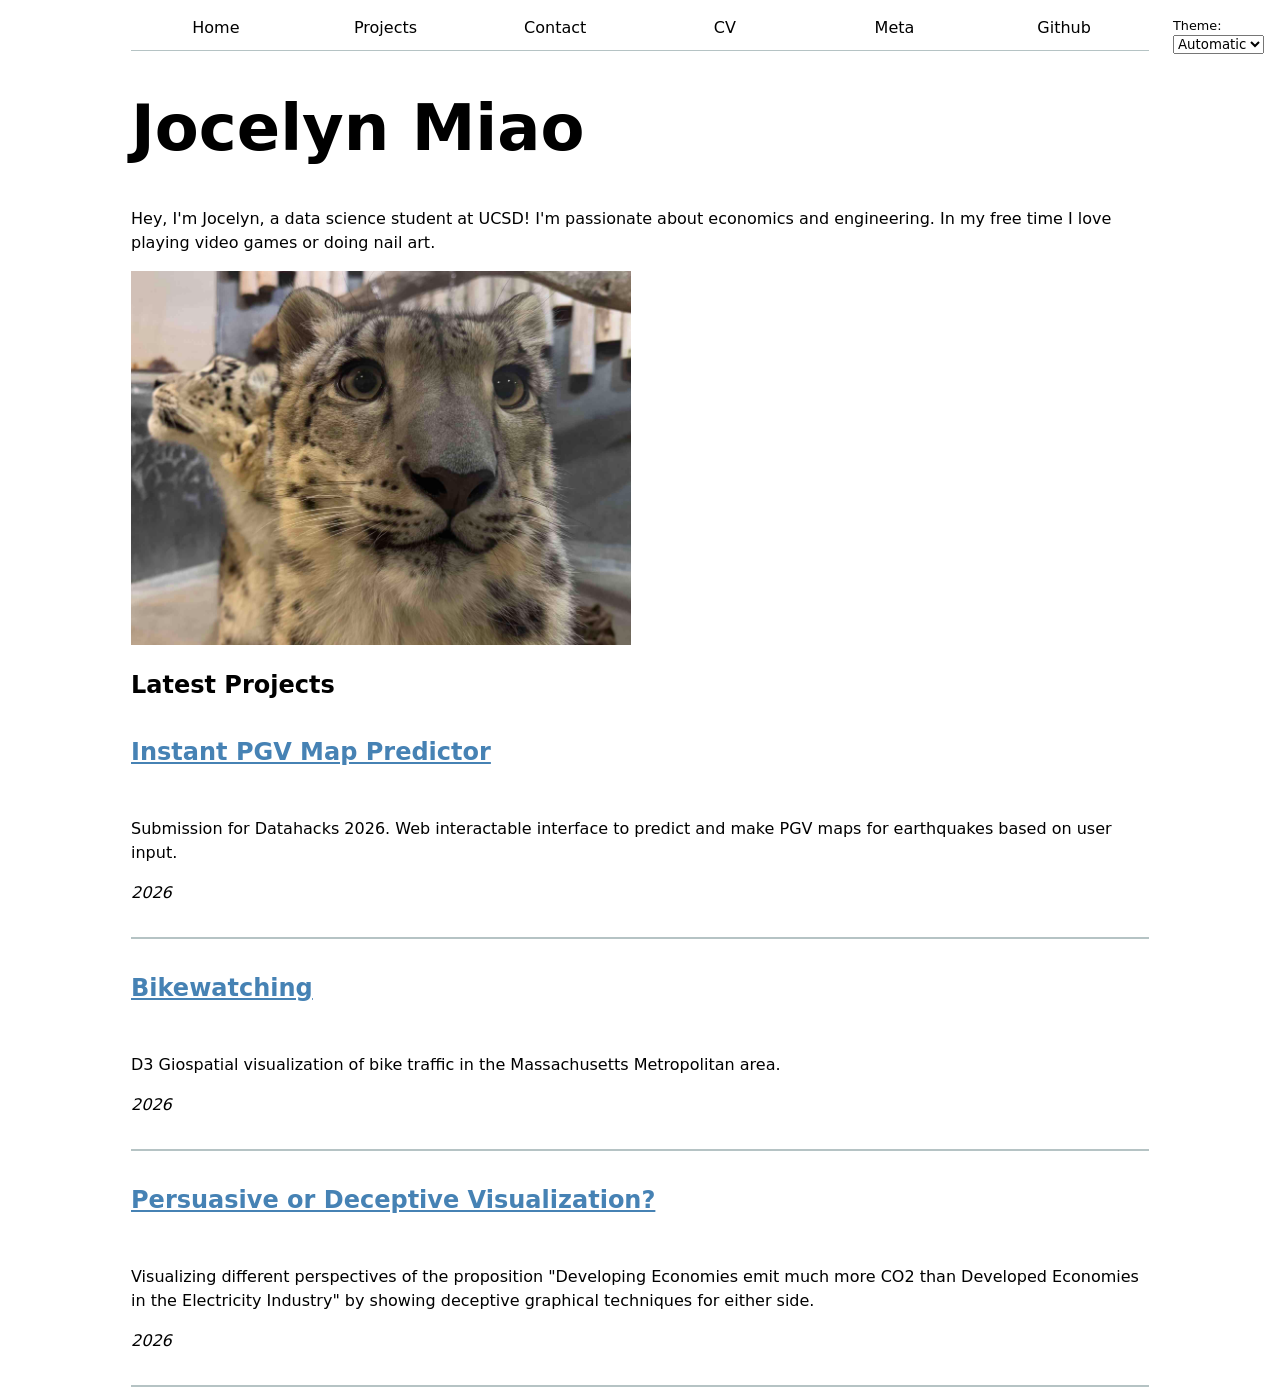
<file: index.html>
<!DOCTYPE html>
<html lang="en">
  <head>
    <link rel="stylesheet" href="style.css" />
    <script src="index.js" type="module" defer></script>
    <script type="module" src="global.js"></script>
    <title>Jocelyn Miao: Personal site and portfolio</title>
    <meta charset="UTF-8" />
    <meta name="viewport" content="width=device-width, initial-scale=1.0" />
  </head>

  <body>
    <h1>Jocelyn Miao</h1>
    <p>
      Hey, I'm Jocelyn, a data science student at UCSD! I'm passionate about
      economics and engineering. In my free time I love playing video games or
      doing nail art.
    </p>
    <img
      src="images/leopard.jpg"
      width="500"
      alt="snow leopard smiling at camera with another one in the back"
    />
    <h2>Latest Projects</h2>
    <div class="projects"></div>
    <div id="profile-stats"></div>
  </body>
</html>
</file>
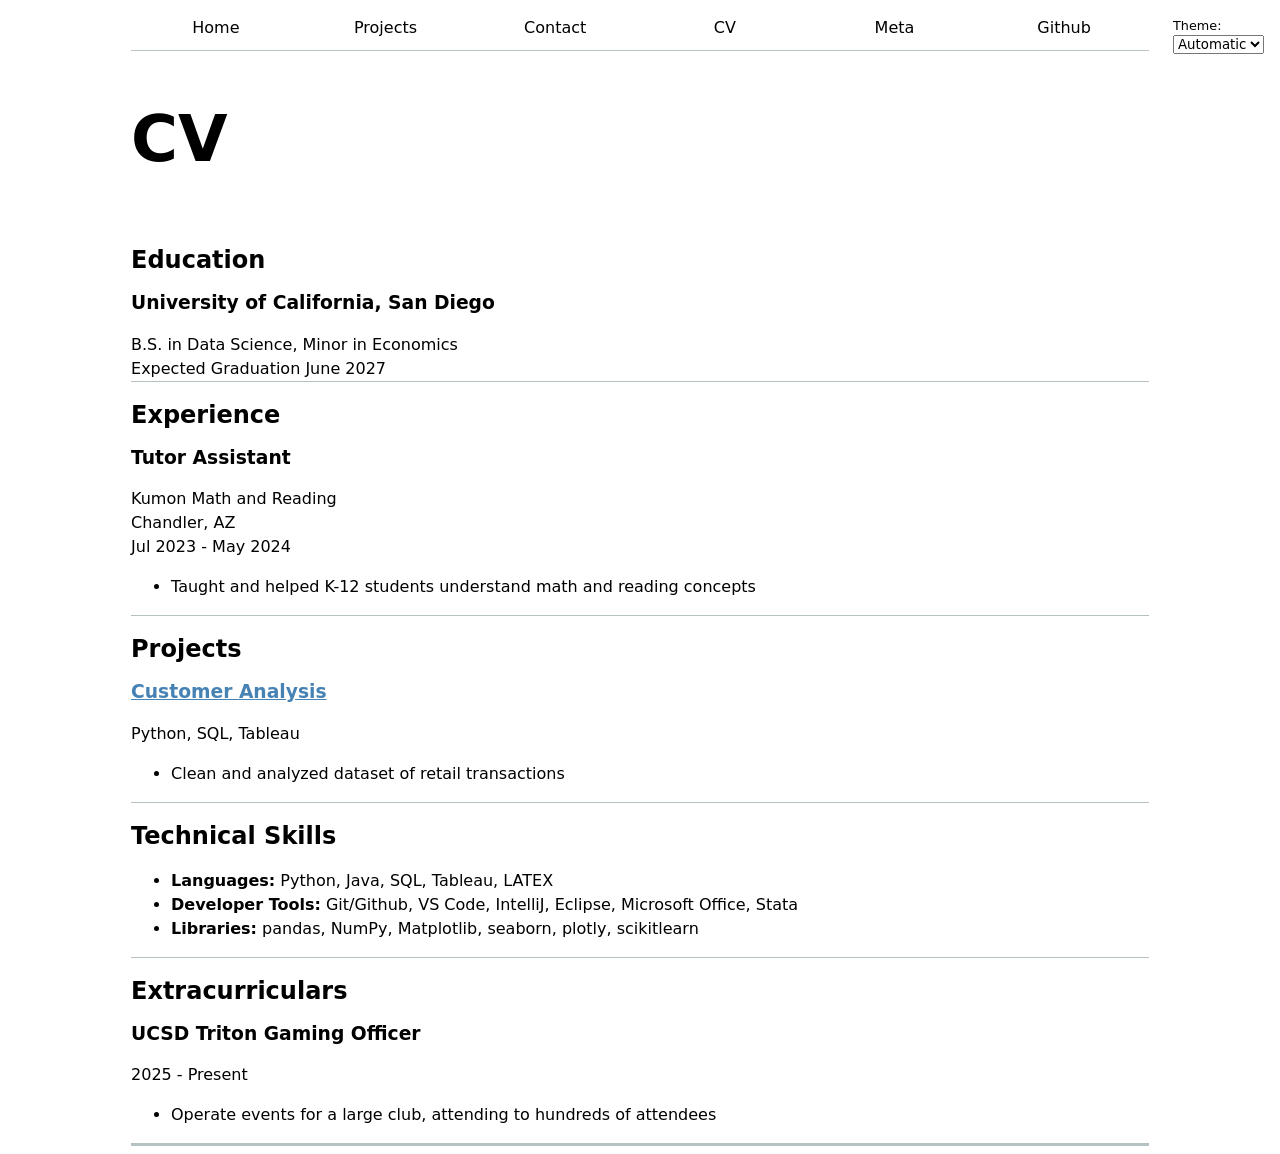
<file: CV/index.html>
<!DOCTYPE html>
<html lang="en">
  <head>
    <title>CV</title>
    <script type="module" src="../global.js"></script>
    <link rel="stylesheet" href="../style.css" />
    <meta charset="UTF-8" />
    <meta name="viewport" content="width=device-width, initial-scale=1.0" />
  </head>
  <body>
    <article>
      <h1>CV</h1>
      <section>
        <h2>Education</h2>
        <h3>University of California, San Diego</h3>
        B.S. in Data Science, Minor in Economics <br />
        Expected Graduation <time datetime="2027-06">June 2027</time>
      </section>

      <section>
        <h2>Experience</h2>
        <h3>Tutor Assistant</h3>
        Kumon Math and Reading <br />
        Chandler, AZ <br />
        <time datetime="2023-07">Jul 2023</time> -
        <time datetime="2024-05">May 2024</time>
        <ul>
          <li>
            Taught and helped K-12 students understand math and reading concepts
          </li>
        </ul>
      </section>

      <section>
        <h2>Projects</h2>
        <h3>
          <a href="https://jocelynmiao.github.io/rfmanalysis/"
            >Customer Analysis</a
          >
        </h3>
        Python, SQL, Tableau
        <ul>
          <li>Clean and analyzed dataset of retail transactions</li>
        </ul>
      </section>

      <section>
        <h2>Technical Skills</h2>
        <ul>
          <li><b>Languages:</b> Python, Java, SQL, Tableau, LATEX</li>
          <li>
            <b>Developer Tools:</b> Git/Github, VS Code, IntelliJ, Eclipse,
            Microsoft Office, Stata
          </li>
          <li>
            <b>Libraries:</b> pandas, NumPy, Matplotlib, seaborn, plotly,
            scikitlearn
          </li>
        </ul>
      </section>

      <section>
        <h2>Extracurriculars</h2>
        <h3>UCSD Triton Gaming Officer</h3>
        2025 - Present
        <ul>
          <li>
            Operate events for a large club, attending to hundreds of attendees
          </li>
        </ul>
      </section>
    </article>
  </body>
</html>
</file>
<file: style.css>
body {
  /* Set line height to 1.5 times the font size
	   and use the OS’s UI font as the website font
	 */
  margin-inline: max(1em, (100% - 100ch) / 2);
  max-width: 100ch;
  font: 100%/1.5 system-ui;
}

:root {
  --color-accent: oklch(62.172% 0.21421 26.054 / 0.685);
  color-scheme: light dark;
}

html {
  accent-color: var(--color-accent);
}

nav {
  --border-color: oklch(50% 10% 200 / 40%);
  display: flex;
  border-bottom: 1px solid var(--border-color);
}

nav ul {
  display: contents;
}

nav ul li {
  display: contents;
}

a.current {
  border-bottom: 0.4em solid var(--border-color);
  padding-bottom: 0.1em;
}

nav a {
  text-decoration: none;
  color: inherit;
  padding: 0.5em;
  margin-bottom: 0.1em;
}

nav a {
  flex: 1;
  text-align: center;
}

.site-nav a:hover {
  color: inherit;
  text-decoration: none;
  padding-bottom: 0.1em;
  border-bottom: 0.4em solid var(--color-accent);
}

form {
  display: grid;
  grid-template-columns: auto 1fr;
  gap: 1em;
}

label {
  display: grid;
  grid-template-columns: subgrid;
  grid-column: 1 / -1;
}

button {
  grid-column: 1 / -1;
}

.projects {
  display: grid;
  gap: 1em;
}

article {
  display: grid;
  grid-template-rows: subgrid;
  grid-row: span 3;
  border-bottom: 2px solid oklch(50% 10% 200 / 40%);
}

h1,
h2,
h3,
h4,
h5,
h6 {
  line-height: 1.1;
  text-wrap: balance;
}

h1 {
  font-size: 4rem;
}

section {
  border-bottom: 1px solid oklch(80% 3% 200);
}

.color-scheme {
  position: absolute;
  top: 1rem;
  right: 1rem;
  font-size: 80%;
}

input,
textarea,
button,
select {
  font-family: inherit;
}

#profile-stats dl {
  display: grid;
  grid-template-columns: repeat(4, 1fr);
  text-align: left;
}

#profile-stats dt {
  grid-row: 1;
  font-weight: bold;
}

#profile-stats dd {
  grid-row: 2;
  margin: 0;
}

#projects-plot {
  max-width: 20em;
  margin-block: 2em;

  overflow: visible;
}

.legend {
  display: grid;
  grid-template-columns: repeat(auto-fill, minmax(9em, 1fr));
  gap: 1em;
  flex: 1;
  list-style: none;
  border: 1px solid #ccc;
  padding: 1em;
  border-radius: 8px;
  margin: 0.1em;
}

.legend-item {
  display: flex;
  align-items: center;
  gap: 0.5em;
}

.swatch {
  display: inline-block;
  width: 1em;
  aspect-ratio: 1 / 1;
  background-color: var(--color);
  border-radius: 0.1em;
}

.container {
  display: flex;
  align-items: flex-start;
  gap: 2em;
  align-items: center;
}

input[type="search"] {
  width: 100%;
  height: 30px;
}

&:has(path:hover) {
  path:not(:hover) {
    opacity: 0.5;
  }
}

path {
  transition: 300ms;
}

.selected {
  --color: oklch(60% 45% 0) !important;

  &:is(path) {
    fill: var(--color);
  }
}

path {
  cursor: pointer;
}

dl.stats {
  display: flex;
  flex-wrap: wrap;
  gap: 1rem 2rem;
  list-style: none;
  border: none;
  outline: none;
  padding: 0;
  margin: 0;
}

dl.stats dt {
  font-size: 0.75rem;
  text-transform: uppercase;
  letter-spacing: 0.05em;
  color: #888;
  margin: 0;
}

dl.stats dd {
  font-size: 1.5rem;
  font-weight: bold;
  margin: 0;
}

.gridlines line {
  stroke-opacity: 0.3;
}

.gridlines path {
  display: none; 
}

circle {
  transition: 200ms;
  transform-origin: center;
  transform-box: fill-box;
  @starting-style {
    r: 0;
  }
}

circle:hover {
  transform: scale(1.5);
}

dl.info {
  position: fixed;
  display: grid;
  margin: 0;
  transition: opacity 0.2s;

  background-color: --border-color;
  box-shadow: 0 4px 12px rgba(0, 0, 0, 0.08);
  border-radius: 4px;
  backdrop-filter: blur(4px);
  padding: 1rem 1.25rem;

  transition-duration: 500ms;
  transition-property: opacity, visibility;
}

dl.info[hidden]:not(:hover, :focus-within) {
  opacity: 0;
  visibility: hidden;
}

@keyframes marching-ants {
  to {
    stroke-dashoffset: -8; /* 5 + 3 */
  }
}

.selection {
  fill-opacity: 0.1;
  stroke: #ccc;
  stroke-opacity: 0.7;
  stroke-dasharray: 5 3;
  animation: marching-ants 2s linear infinite;
}

circle.selected {
  fill: var(--color-accent);
}

.time-filter label {
  display: flex;
  align-items: baseline;
  gap: 1rem;
  padding-bottom: 1em;
}

#commit-progress {
  flex: 1;
}

#commit-time {
  margin-left: auto;
  min-width: 20ch;
}

#files {
  display: grid;
  grid-template-columns: 1fr 4fr;

  > div {
    grid-column: 1 / -1;
    display: grid;
    grid-template-columns: subgrid;
  }

  dt {
    grid-column: 1;
  }

  dd {
    grid-column: 2;
  }
}

.loc {
  display: flex;
  width: 0.5em;
  aspect-ratio: 1;
  background: var(--color);
  border-radius: 50%;
}

dd {
  grid-column: 2;
  display: flex;
  flex-wrap: wrap;
  align-items: start;
  align-content: start;
  gap: 0.15em;
  padding-top: 0.6em;
  margin-left: 0;
}

dt small {
  display: block;
  font-size: 0.75em;
  opacity: 0.6;
}

#scrolly-1 {
  position: relative;
  display: flex;
  gap: 1rem;

  > * {
    flex: 1;
  }
}

#scatter-story {
  position: relative;
}

#scatter-plot {
  position: sticky;
  top: 0;
  left: 0;
  bottom: auto;
  height: 50vh;
}

.step {
  padding-bottom: 1em; 
}

a {
  color: steelblue;
}

a:hover {
  color: darkcyan;
  text-decoration: underline solid;
}
</file>
